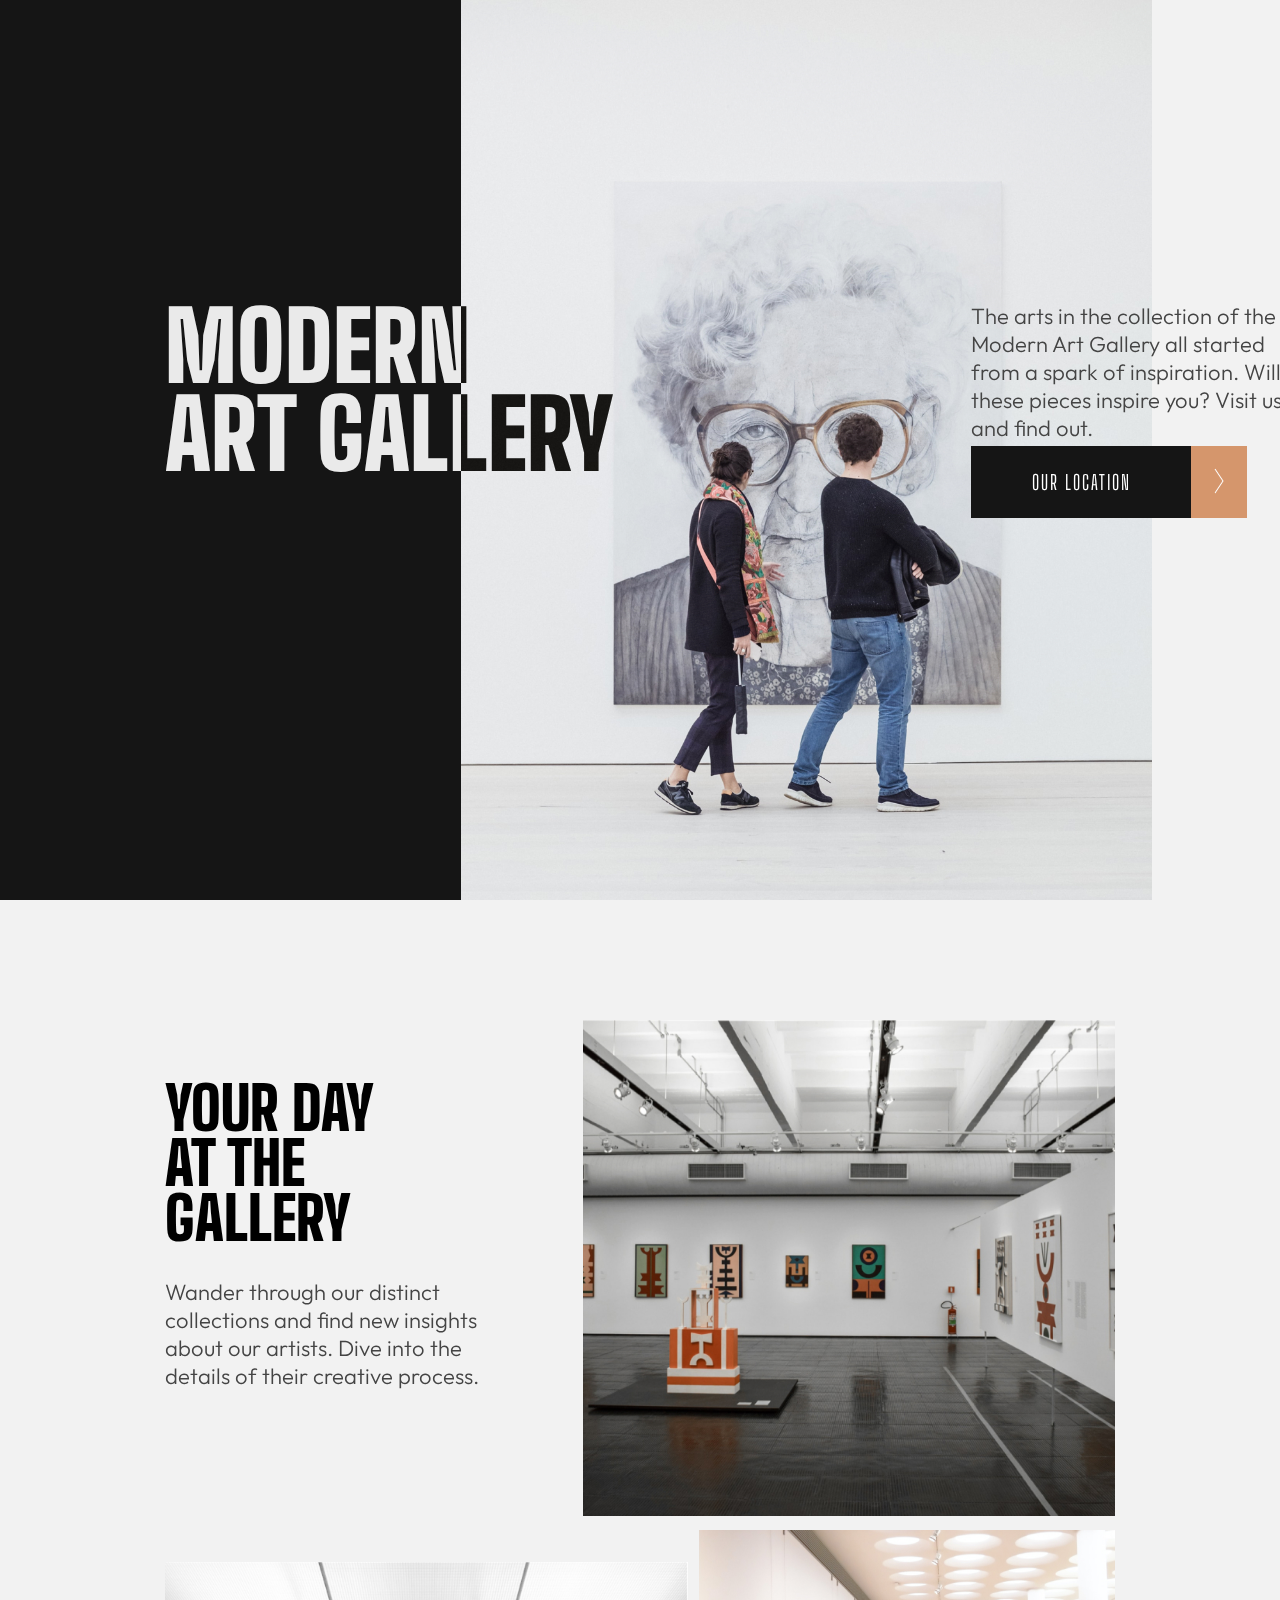
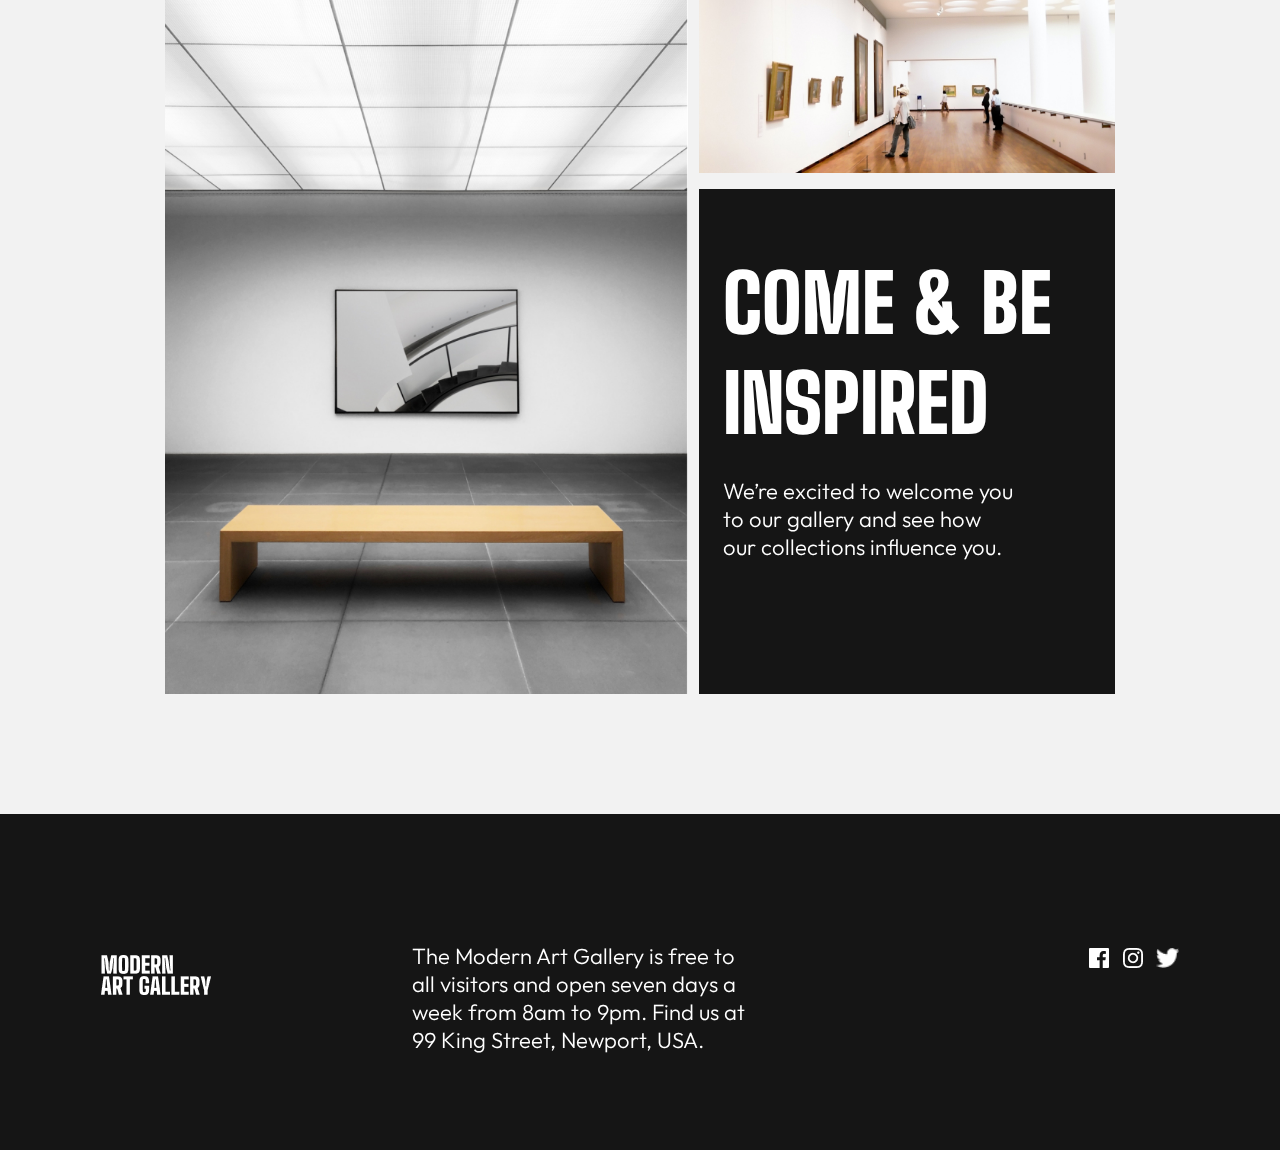
<file: index.html>
<!DOCTYPE html>
<html lang="en">
<head>
    <meta charset="UTF-8">
    <meta http-equiv="X-UA-Compatible" content="IE=edge">
    <meta name="viewport" content="width=device-width, initial-scale=1.0"> <meta charset="UTF-8">
    <meta name="description" content="Art gallery website">
    <meta name="keywords" content="Art, art, gallery, art website">
    <meta name="author" content="Nara Jgerenaia">
    <meta property="og:url" content="https://natajgerenaia.github.io/Art-gallery-website/" />
    <meta property="og:type" content="informative" />
    <meta property="og:title" content="Art gallery" />
    <meta property="og:description" content="Art gallery website"/>
    <meta property="og:image" content="https://scontent.ftbs5-2.fna.fbcdn.net/v/t1.15752-9/313191155_828262994974830_8492167397996187702_n.png?_nc_cat=104&ccb=1-7&_nc_sid=ae9488&_nc_ohc=6DXKJU6NCikAX_mYveR&tn=uFAuXJ53-Fh97DyK&_nc_ht=scontent.ftbs5-2.fna&oh=03_AdSUcrPfHPps94NxtsMYQHQFrzBvUwvpoZTV8UlTbh7zAA&oe=6382548F"/>
    <link rel="preconnect" href="https://fonts.googleapis.com">
    <link rel="preconnect" href="https://fonts.gstatic.com" crossorigin>
    <link href="https://fonts.googleapis.com/css2?family=Big+Shoulders+Display:wght@900&family=Cinzel&family=Kumbh+Sans:wght@700&family=Montserrat:wght@200;300&family=Outfit:wght@500;700&family=Plus+Jakarta+Sans:wght@700&family=Quicksand:wght@400;500&family=Raleway:wght@300&family=Red+Hat+Display&display=swap" rel="stylesheet">
    <link rel="preconnect" href="https://fonts.googleapis.com">
    <link rel="preconnect" href="https://fonts.gstatic.com" crossorigin>
    <link href="https://fonts.googleapis.com/css2?family=Outfit:wght@200&display=swap" rel="stylesheet">
    <link rel="icon" href="./images/favicon-32x32.png">
    <link rel="stylesheet" href="./css/reset.css">
    <link rel="stylesheet" href="./css/style.css">
    <title>Art gallery</title>
</head>
<body>
    <header>
        <div class="woman-blackdiv">
            <div class="black-divpartre"></div>
            <div class="womanpic-rescont">
            </div>
           <div class="forre container">
                <h1 class="text-title modern-text-re">MODERN <br> ART GALLERY</h1>
                <div class="textfor-re">
                    <P class="text">The arts in the collection of the Modern Art Gallery all started from a spark of inspiration. Will these pieces inspire you? Visit us and find out.</P>
                    <div class="location-button"> 
                      <div class="black-part"> <a href="location.html"><h2 class="location-text">OUR LOCATION </h2></a> </div>
                      <div class="lightbrown-part">
                        <a href="location.html"><img src="./images/icon.png" alt="icon"></a>
                      </div>
                    </div>
                </div>
            </div>
       
        </div>
        <img class="woman-main-pic" src="./images/main-woman-pic.jpg" alt="woman pic">
        
        <div class="img-woman-rescont"></div>
    </header>
    <main class="container">
        <div class="text-but">
            <h1 class="text-title modern-text">MODERN <br> ART GALLERY</h1>
            <div class="notre">
                <P class="text">The arts in the collection of the Modern Art Gallery all started from a spark of inspiration. Will these pieces inspire you? Visit us and find out.</P>
                <div class="location-button"> 
                <div class="black-part"> <a href="location.html"><h2 class="location-text">OUR LOCATION </h2></a> </div>
                <div class="lightbrown-part">
                   <a href="location.html"><img src="./images/icon.png" alt="icon"></a>
                </div>
            </div>
            </div>
        </div>
        <div class="img-text">
            <div class="interior1-cont"> <img class="interior" src="./images/interior.jpg" alt="gallery interior"> </div>
            <div class="day-text"> 
                <h2 class="text-title change-top">YOUR DAY <br> AT THE GALLERY</h2>
                <p class="text">Wander through our distinct collections and find new insights about our artists. Dive into the details of their creative process.</p>
            </div>
        </div>
      <div class="interior3pic-re">
        <img class="interior-pic2" src="./images/interior2.jpg" alt="gallery interior">
        <div class="twopic-col">
            <img  class="interior-pic3" src="./images/interior3.jpg" alt="gallery interior">
            <img  class="interior-pic3-re" src="./images/interior3.jpg" alt="interior picture third">
        <div class="black-div div-top">
            <h2 class="text-title blackdiv-title">COME & BE INSPIRED</h2>
            <p class="text blackdiv-text">We’re excited to welcome you to our gallery and see how our collections influence you.</p>
        </div>
        </div>
      </div>
    </main>
    <footer container3>
         <div class=" footer-div"> 
           <a href="index.html">
            <div class="logomodern"> <img src="./images/footerimg.png" alt="logo"></div>
           </a>
            <p class="text footer-text">The Modern Art Gallery is free to all visitors and open seven days a week from 8am to 9pm. Find us at 99 King Street, Newport, USA.</p>
            <div class="footer-icons">
                <img class="fbicon" src="./images/fbicon.png" alt="facebook icon">
                <img class="instaicon" src="./images/instaicon.png" alt=" instagram icon">
                <img class="twiticon" src="./images/twiticon.png" alt="twitter icon">
            </div>
        </div>
    </footer>
  </body>
</html>
</file>
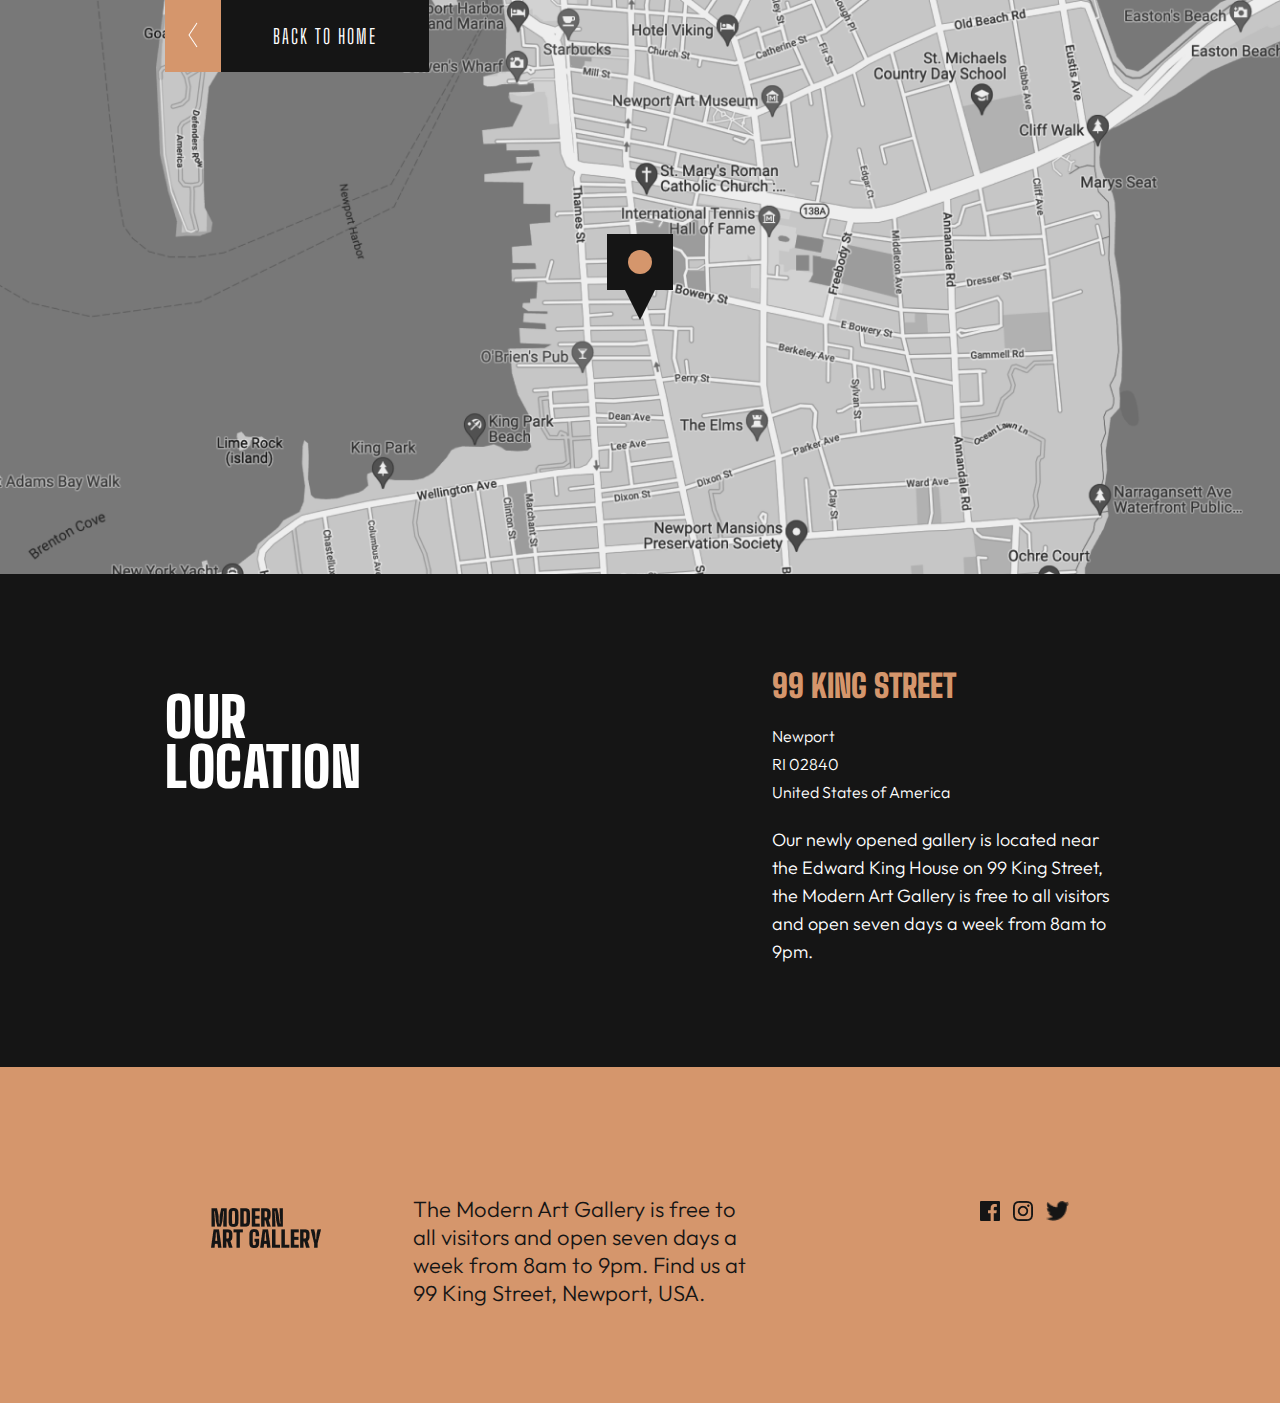
<file: location.html>
<!DOCTYPE html>
<html lang="en">
    <head>
        <meta charset="UTF-8">
        <meta http-equiv="X-UA-Compatible" content="IE=edge">
        <meta name="viewport" content="width=device-width, initial-scale=1.0"> <meta charset="UTF-8">
        <meta name="description" content="Art gallery website">
        <meta name="keywords" content="Art, art, gallery, art website">
        <meta name="author" content="Nara Jgerenaia">
        <meta property="og:url" content="https://natajgerenaia.github.io/Art-gallery-website/" />
        <meta property="og:type" content="informative" />
        <meta property="og:title" content="Art gallery" />
        <meta property="og:description" content="Art gallery website"/>
        <meta property="og:image" content="#"/>
        <link rel="preconnect" href="https://fonts.googleapis.com">
        <link rel="preconnect" href="https://fonts.gstatic.com" crossorigin>
        <link href="https://fonts.googleapis.com/css2?family=Big+Shoulders+Display:wght@900&family=Cinzel&family=Kumbh+Sans:wght@700&family=Montserrat:wght@200;300&family=Outfit:wght@500;700&family=Plus+Jakarta+Sans:wght@700&family=Quicksand:wght@400;500&family=Raleway:wght@300&family=Red+Hat+Display&display=swap" rel="stylesheet">
        <link rel="preconnect" href="https://fonts.googleapis.com">
        <link rel="preconnect" href="https://fonts.gstatic.com" crossorigin>
        <link href="https://fonts.googleapis.com/css2?family=Outfit:wght@200&display=swap" rel="stylesheet">
        <link rel="icon" href="./images/favicon-32x32.png">
        <link rel="stylesheet" href="./css/reset.css">
        <link rel="stylesheet" href="./css/style.css">
        <title>Art gallery</title>
    </head>
    <body>
        <div>
           <div class="map-img-cont">
            <div class="location-but">
                <div class="inside-cube">
                   <div class="center-lightbrown"></div>
                </div>
                <div class="triangle-down"></div>
             </div>
             </div>
            <div class="brown-black-div">
                <div class="location-back-lightbrown">
                    <a href="index.html"> <img src="./images/backicon.png" alt="go back icon"> </a>
                </div>
                <div class="part-black">
                    <a href="index.html"> <h2 class="back">BACK TO HOME</h2> </a>
                </div>
            </div>
        </div>
        <section class="black-section">
           <div class="container texts-locs">
               <div> <h2 class="loc-text">OUR LOCATION</h2> </div>
               <div>
                  <h3 class="loc">99 KING STREET</h3>           
                  <p class="location-lines">
                   Newport <br>
                   RI 02840 <br>
                   United States of America <br>
                  </p>
                  <p class="loc-bigtext">
                   Our newly opened gallery is located near the Edward King House on 99 King Street, the Modern Art Gallery is free to all visitors and open seven days a week from 8am to 9pm.
                  </p>
               </div>
           </div>
        </section>
        <footer class="footer2">
            <div class="container footer-div2">
               <a href="index.html">
                <img class="black-logo" src="./images/footerlogo.png" alt="logo">
               </a>
                <p class="text footer-text para">The Modern Art Gallery is free to all visitors and open seven days a week from 8am to 9pm. Find us at 99 King Street, Newport, USA.</p>
                <div class="footer-icons">
                    <img class="fbicon facebook" src="./images/fbicon2.png" alt="facebook icon">
                    <img class="instaicon instagram" src="./images/instaicon2.png" alt=" instagram icon">
                    <img class="twiticon twitter" src="./images/twiticon2.png" alt="twitter icon">
                </div>
            </div>
        </footer>

    </body>
</html>
</file>
<file: css/style.css>
body {
    background-color: #f2f2f2;
}
.woman-main-pic {
    width: 100%;
}
.main-woman-forre {
    display: none;
}
.woman-blackdiv-text {
    display: none;
}
.container {
    margin-left: 16px;
    margin-right: 16px;
}
.main-pic-re {
    display: none;
}
.text-title {
    font-weight: 900;
    font-size: 60px;
    line-height: 55px;
    font-family: 'Big Shoulders Display', cursive;
    margin-top: 32px;
}
.text {
    max-width: 343px;
    max-height: 112px;
    font-family: 'Outfit', sans-serif;
    font-size: 18px;
    line-height: 28px;
    font-style: normal;
    line-height: 28px;
    font-weight: 300;
    color: #444444;
    margin-top: 32px;
}
.location-button {
    display: flex;
    margin-top: 32px;
}
.black-part {
    width: 220px;
    height: 72px;
    background-color: #151515;
    display: flex;
    align-items: center;
    justify-content: center;
}
.location-text {
    width: 200px;
    height: 24px;
    color: white;
    font-family: 'Big Shoulders Display', cursive;
    text-align: center;
    font-style: normal;
    font-size: 20px;
    line-height: 24px;
    letter-spacing: 2px;
}
.lightbrown-part {
    width: 56px;
    height: 72px;
    background-color: #d5966c;
    display: flex;
    justify-content: center;
    align-items: center;
}
.interior {
    width: 100% ;
    margin-top: 120px;
}
.change-top {
    margin-top: 25px;
}
.interior-pic2 {
    width: 100%;
    margin-top: 32px;
}
.interior-pic3-re {
    display: none;
}
.interior-pic3 {
    width: 100%;
    margin-top: 16px;
}
.black-div {
    background-color: #151515;
    width: 100%;
    padding-top: 48px;
    padding-bottom: 48px;
    padding-left: 24px;
    padding-right: 24px; 
    margin-top: 16px;   
}
.blackdiv-text {
    width: 295px;
    height: 94px;
    margin-top: 24px;
    color:white;
}
.blackdiv-title {
    color: white;
    margin-top: 16px;
}
.footer-title {
    font-weight: 900;
    font-size: 60px;
    line-height: 40px;
    font-family: 'Big Shoulders Display', cursive;
    margin-top: 32px;
}
.footer-text {
    color:white;
}
footer {
    width: 100%;
    margin-top: 120px;
    background-color:#151515;
    height: 336px;
    display: flex;
    align-items: center;
    justify-content: center;
}

.footer-icons {
    width: 90px;
    height: 20px;
    display: flex;
    justify-content: space-between;
    margin-top: 38px;
}
.black-part:hover {
    background-color: #d5966c;
    cursor: pointer;
}
.black-part:hover + .lightbrown-part {
    background-color: #151515;
}







/* location sidee */
.map {
    width: 100%;
}
.location-back-lightbrown {
    width: 56px;
    height: 72px;
    background-color: #d5966c;
    display: flex;
    align-items: center;
    justify-content: center;
}
.brown-black-div {
    display: flex;
    position: absolute;
    top: 0;
}
.back {
    font-size: 20px;
    line-height: 23px;
    letter-spacing: 2px;
    color: white;
    font-family: 'Big Shoulders Display', cursive;
}
.part-black {
    width: 208px;
    height: 72px;
    background-color: #151515;
    display: flex;
    align-items: center;
    justify-content: center;
}
.triangle-down {
	width: 0;
	height: 0;
	border-left: 15px solid transparent;
	border-right: 15px solid transparent;
	border-top: 30px solid #151515;
    display: block;
    margin: 0 auto;
    position: static;
}
.inside-cube {
    width: 66px;
    height: 56px;
    background-color: #151515;
    display: flex;
    align-items: center;
    justify-content: center;
}
.center-lightbrown {
    width: 24px;
    height: 24px;
    background-color: #d5966c;
    border-radius: 30px;
}
.location-but {
    height: 106px;
    width: 66px;
}
.map-img-cont {
    width: 100%;
    height: 574px;
    background-image: url(../images/map.png);
    background-repeat: none;
    background-size: cover;
    display: flex;
    align-items: center;
    justify-content: center;
    position: relative;
}
.container {
    margin-left: 16px;
    margin-right: 16px;
}
.black-section {
    width: 100%;
    height: 493px;
    background-color: #151515;
}
.texts-locs {
    padding-top: 48px;
}
.loc-text {
    width: 100%;
    height: 45px;
    font-family: 'Big Shoulders Display', cursive;
    color: white;
    line-height: 45px;
    font-weight: 900;
    font-size: 50px;
    letter-spacing: 0.5px;
}
.loc {
    width: 100%;
    height: 32px;
    color: #d5966c;
    font-weight: 32px;
    font-size: 32px;
    font-weight: 900;
    font-style: normal;
    font-family: 'Big Shoulders Display', cursive;
    margin-top: 48px;
}
.modern-textre {
    display: none;
}
.modern-text-re {
    display: none;
}
.forre {
    display: none;
}
.location-lines {
    width: 100%;
    height: 84px;
    color: white;
    font-family: 'Outfit', sans-serif;
    font-weight: 300;
    line-height: 28px;
    margin-top: 20px;
}
.side-womanpic {
    display: none;
}
.loc-bigtext {
    max-width: 343px;
    height: 140px;
    color: white;
    font-family: 'Outfit', sans-serif;
    font-size: 18px;
    line-height: 28px;
    font-style: normal;
    font-weight: 300;
    margin-top: 20px;
}
.footer2 {
    margin-top: 0;
    background-color: #d5966c;
}
.para {
    color: #151515;
}
/* .part-black:hover {
    background-color: #d5966c;
    cursor: pointer;
}
.part-black:hover > .location-back-lightbrown {
    background-color: #151515;
} */
.brown-black-div:hover > .location-back-lightbrown{
    background-color: #151515;
}
.brown-black-div:hover > .part-black{
    background-color: #D5966C;
}

@media screen and (min-width:780px) {
    .container {
        margin-left: 40px;
        margin-right: 40px;
    }
    .main-woman-forre {
        visibility: visible;
        width: 60%;
        display: none;
        height:700px;
    }
    .img-woman-rescont {
        position: relative;
        width: 60%;
        height: 700px;
        background-image: url('../images/main-woman-pic.jpg');
        background-size: cover;
        background-position: center;
        background-repeat:no-repeat;
    }
    .woman-main-pic {
        display: none;
    }
    .text-but {
        position: absolute;
        right: 40px;
        top: 100px;
    }
    .img-text {
        width: 100%;
        display: flex;
        justify-content: space-between;
        flex-direction: row;
    }
    .day-text {
        margin-top: 156px;
        width: 223px;
        height: 140px;
        margin-right: 68px;
        order: 1;
    }
    .interior1-cont {
        width: 56%;
        order: 2;
    }
    .interior-pic2 {
        width: 55%;
        margin-right: 11px;
    }
    .interior-pic3 {
        display: none;
    }
    .twopic-col {
        display: flex;
        flex-direction: column;
        width: 100%;
    }
    .interior-pic3-re {
        display: inline;
        width: 100%;
    }
    .black-div {
        width: 100%;
        height: 100%;
    }
    .blackdiv-title {
        font-size: 5em;
        line-height: 100px;
    }
    .blackdiv-text {
        font-size: 2em;
    }
    .interior3pic-re {
        display: flex;
        margin-top: 11px;
        margin-right: 0;
        width: 100%;
    }
    .footer-div {
        display: flex;
        justify-content: space-around;
        align-items:flex-start;
    } 
    .logomodern {
        width: 110px;
        height: 40px;
        margin-top:45px;
    }
    .footer-icons {
        margin-left: 133px;
    }
    .footer-div {
        width: 100%;
    }
    /* locationnnnn resolution tablett */
    .map-img-cont {
        background-image: url('https://scontent.ftbs5-2.fna.fbcdn.net/v/t1.15752-9/312268740_5169513659821242_7913040003184725370_n.png?_nc_cat=100&ccb=1-7&_nc_sid=ae9488&_nc_eui2=AeE9kfTIU8QjZgqKM9duVFqXzTk3EU1vF3HNOTcRTW8Xcfb8R3ct5JASTNkrNLcBd41ZnZMVtzNxL2As9MXE1XMi&_nc_ohc=UApCe9Bwhw0AX8luN-z&tn=8e1zPL0SlGSJwdTb&_nc_ht=scontent.ftbs5-2.fna&oh=03_AdQKYGIPwdHqjgy2e_Mg9_gi7pP4CTiIjSKOK3B7hyWHuA&oe=63781B2B');
    }
    .brown-black-div {
        margin-left: 39px;
    }
    .texts-locs {
        display:flex;
        justify-content: space-between;  
        align-items: flex-start;
}
    .loc-text {
        width: 223px;
        font-size: 55px;
        letter-spacing: 0.5px;
        line-height: 50px;
        margin-top: 70px;
    }
    .footer-div2 {
        width: 100%;
        display: flex;
        justify-content: space-around;
        align-items: flex-start;
    }
    .black-logo {
        margin-top: 45px;
    }
}
/* for desktop */
@media screen and (min-width:1200px) {
    .img-woman-rescont {
        display: none;
    }
    .container {
        margin-left: 165px;
        margin-right: 165px;
    }
    .woman-blackdiv {
        width: 90%;
        height: 100%;
        display: flex;
        position: relative;
    }
    .black-divpartre {
        width: 40%;
        height: 100vh;
        background-color: #151515;
        color: white;
    }
    .womanpic-rescont {
        width: 60%;
        height: 100vh;
        background-image: url('../images/mainre.jpg');
        background-size: cover;
        background-position: 100%;
    }
    .textfor-re {
        margin-right: 0;
    }
    .main-pic-re {
        height: 100%;
        width: 100%;
    }
    
    .modern-text {
        display: none;
    }
    .woman-main-pic {
        display: none;
    }
    .main-pic-re {
        width: 700px;
        display: block;
    }
    .womanpic-recont {
        background-color: black;
        width: 500px;
        height: 600px;
    }
    .forre {
        width: 100%;
        height: 300px;
        display: flex;
        position: absolute;
        margin-left: 165px;
        /* left: 18rem; */
        top: 30%;
    }
    .text {
        font-size: 22px;
    }
    .day-text {
        width: 35%;
    }
    .textfor-re {
        display: block;
        margin-left: 70%;
    }
    .notre {
        display: none;
    }
    .modern-text-re {
        color: white;
        display: block;
        position: absolute;
        font-size: 96px;
        line-height: 88px;
        mix-blend-mode:difference;
    }
    .twopic-col{
     width: 70%;
    }
    .img-text {
        width: 100%;
    }
    .brown-black-div {
        margin-left: 165px;
    }
    .container3 {
        margin: 0;
    }
    .map-img-cont {
        background-image: url('../images/Bitmap.png');
    }
}
@media screen and (min-width:1250px) {
    
}
</file>
